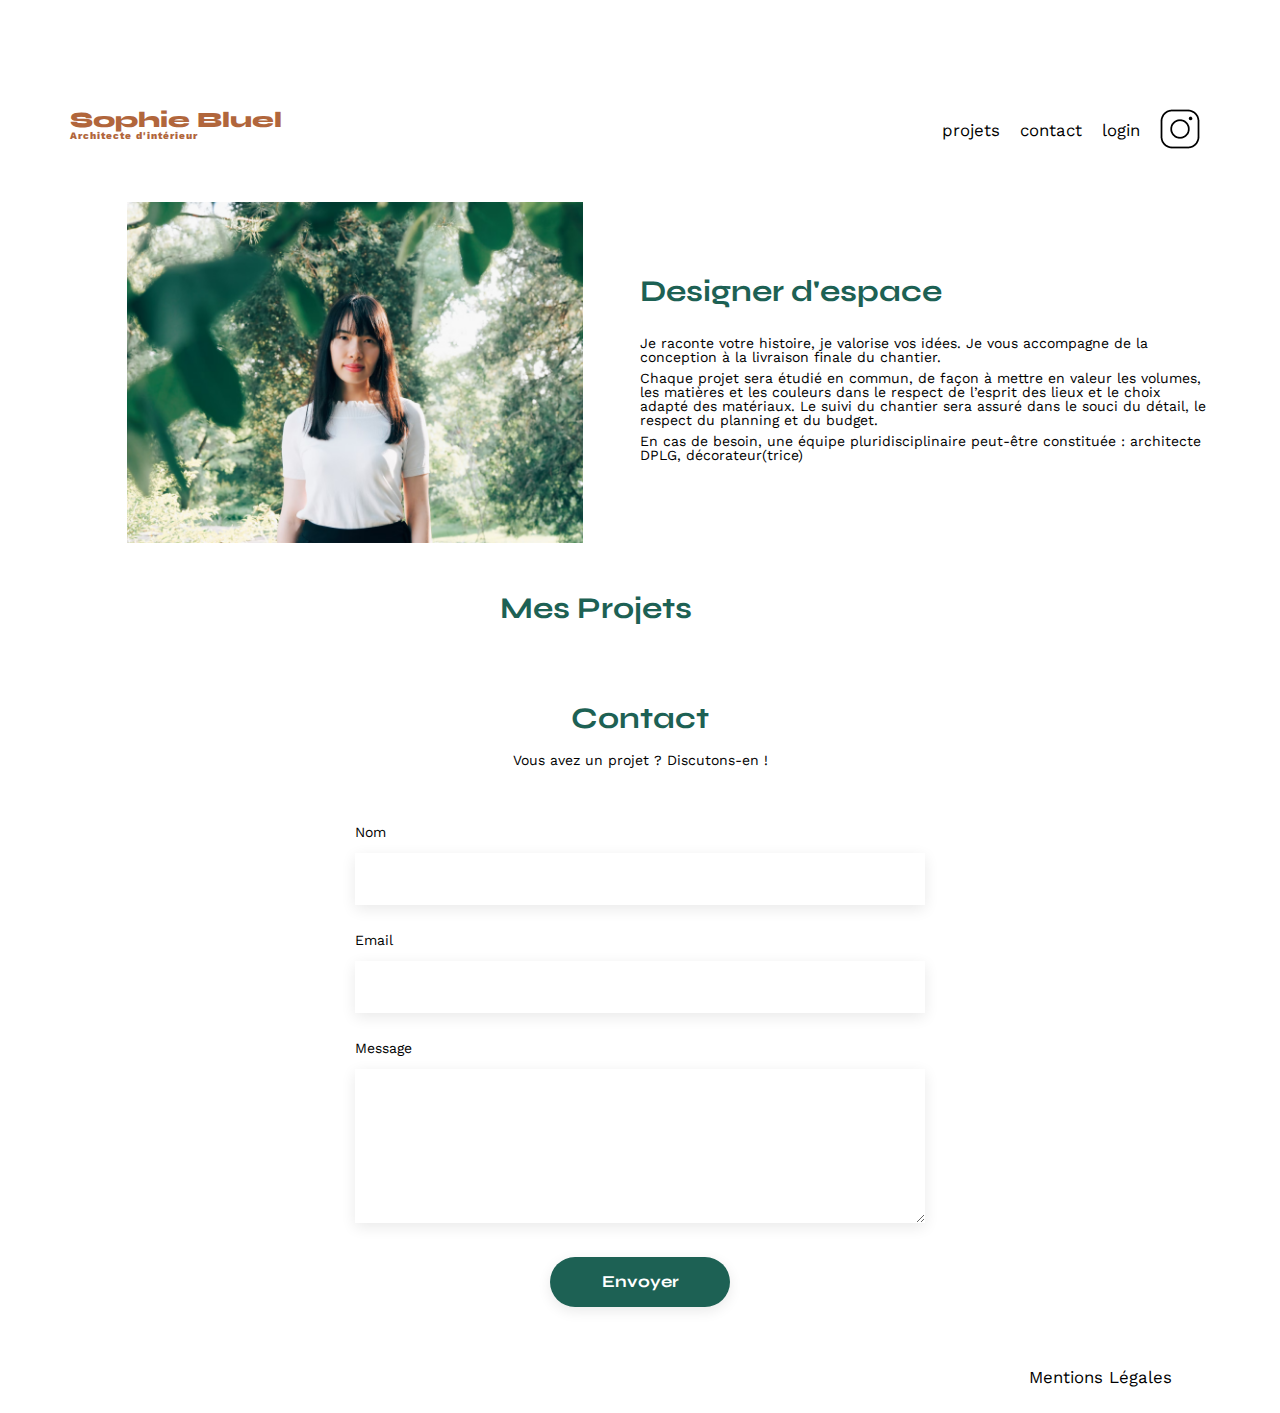
<file: FrontEnd/index.html>
<!DOCTYPE html>
<html lang="fr">
<head>
	<meta charset="UTF-8">
	<title>Sophie Bluel - Architecte d'intérieur</title>
	<meta name="viewport" content="width=device-width, initial-scale=1.0">
	<link rel="preconnect" href="https://fonts.googleapis.com">
	<link rel="preconnect" href="https://fonts.gstatic.com" crossorigin>
	<link href="https://fonts.googleapis.com/css2?family=Syne:wght@700;800&family=Work+Sans&display=swap" rel="stylesheet">
	<link rel="stylesheet" href="https://cdnjs.cloudflare.com/ajax/libs/font-awesome/6.2.1/css/all.min.css"
        integrity="sha512-MV7K8+y+gLIBoVD59lQIYicR65iaqukzvf/nwasF0nqhPay5w/9lJmVM2hMDcnK1OnMGCdVK+iQrJ7lzPJQd1w=="
        crossorigin="anonymous" referrerpolicy="no-referrer" />
	<meta name="description" content="">
	<link rel="stylesheet" href="./assets/style.css">
</head>
<body>
	<div id="navEdition">
		<p class="modEdition"><i class="fa-regular fa-pen-to-square"></i> Mode édition</p>
	</div>
<header>
	<h1>Sophie Bluel <span>Architecte d'intérieur</span></h1>
	<nav>
		<ul>
			<li>projets</li>
			<li>contact</li>
			<li><a href="login.html" class="login-link">login</a></li>
			<li><img src="./assets/icons/instagram.png" alt="Instagram"></li>
		</ul>
	</nav>
</header>
<main>
	<section id="introduction">
		<figure>
			<img src="./assets/images/sophie-bluel.png" alt="">
		</figure>
		<article>
			<h2>Designer d'espace</h2>
			<p>Je raconte votre histoire, je valorise vos idées. Je vous accompagne de la conception à la livraison finale du chantier.</p>
			<p>Chaque projet sera étudié en commun, de façon à mettre en valeur les volumes, les matières et les couleurs dans le respect de l’esprit des lieux et le choix adapté des matériaux. Le suivi du chantier sera assuré dans le souci du détail, le respect du planning et du budget.</p>
			<p>En cas de besoin, une équipe pluridisciplinaire peut-être constituée : architecte DPLG, décorateur(trice)</p>
		</article>
	</section>
	<section id="portfolio">
		<h2>Mes Projets <button id="openModalBtn"><i class="fa-regular fa-pen-to-square"></i>&nbsp;Modifier</button></h2>
		<div id="myModal" class="modal">
			<div class="modal-content">
				<span class="close" id="closeModalBtn">&times;</span>
				<h2>Galerie photo</h2>
				<div class="modal-gallery"></div>
				<hr class="modal-hr">
				<button class="modal-addPhoto">Ajouter une photo</button>
			</div>
			<div class="modal-two" style="display: none;">
				<!-- Contenu de la deuxième section -->
				<span class="return-modal-one">
					<i class="fa-solid fa-arrow-left"></i>
				</span>
				<span class="close" id="closeModalTwoBtn">&times;</span>
				<h2 class="modal-title">Ajout photo</h2>
				<form id="modal-two-form" class="modal-two-form">
					<!-- Contenu du deuxième formulaire -->
					<span class="modal-two-imgcontainer">
						<span class="modal-two-icon">
							<i class="fa-regular fa-image"></i>
						</span>
						<label for="addPhoto" class="modal-two-textAddPhoto">+ Ajouter photo</label>
						<input id="addPhoto" class="modal-two-addphoto" type="file" accept="image/jpg, image/png">
						<span class="modal-two-desc">jpg, png : 4mo max</span>
					</span>
					<label for="photoTitle" class="modal-two-pictureinput">Titre</label>
					<input id="photoTitle" type="text">
					<label for="photoCategories">Catégorie</label>
					<select id="photoCategories">
						<!-- Catégories ajoutées dynamiquement -->
					</select>
					<span id="errorForm"></span>
					<hr class="modal-hr">
					<input id="validateProject" class="modal-two-validationbutton" type="submit" value="Valider">
					<div id="error-message" class="error-message"></div>

				</form>
			</div>
		</div>
		</div>
		<div class="gallery" id="gallery-container"></div>
	</section>
	<section id="contact">
		<h2>Contact</h2>
		<p>Vous avez un projet ? Discutons-en !</p>
		<form action="#" method="post">
			<label for="name">Nom</label>
			<input type="text" name="name" id="name">
			<label for="email">Email</label>
			<input type="email" name="email" id="email">
			<label for="message">Message</label>
			<textarea name="message" id="message" cols="30" rows="10"></textarea>
			<input type="submit" value="Envoyer">
		</form>
	</section>
</main>

<footer>
	<nav>
		<ul>
			<li>Mentions Légales</li>
		</ul>
	</nav>
</footer>
<script src="./assets/Javascript/index.js"></script>
<script src="./assets/Javascript/connection.js"></script>
<script src="./assets/Javascript/modale.js"></script>
</body>
</html>
</file>
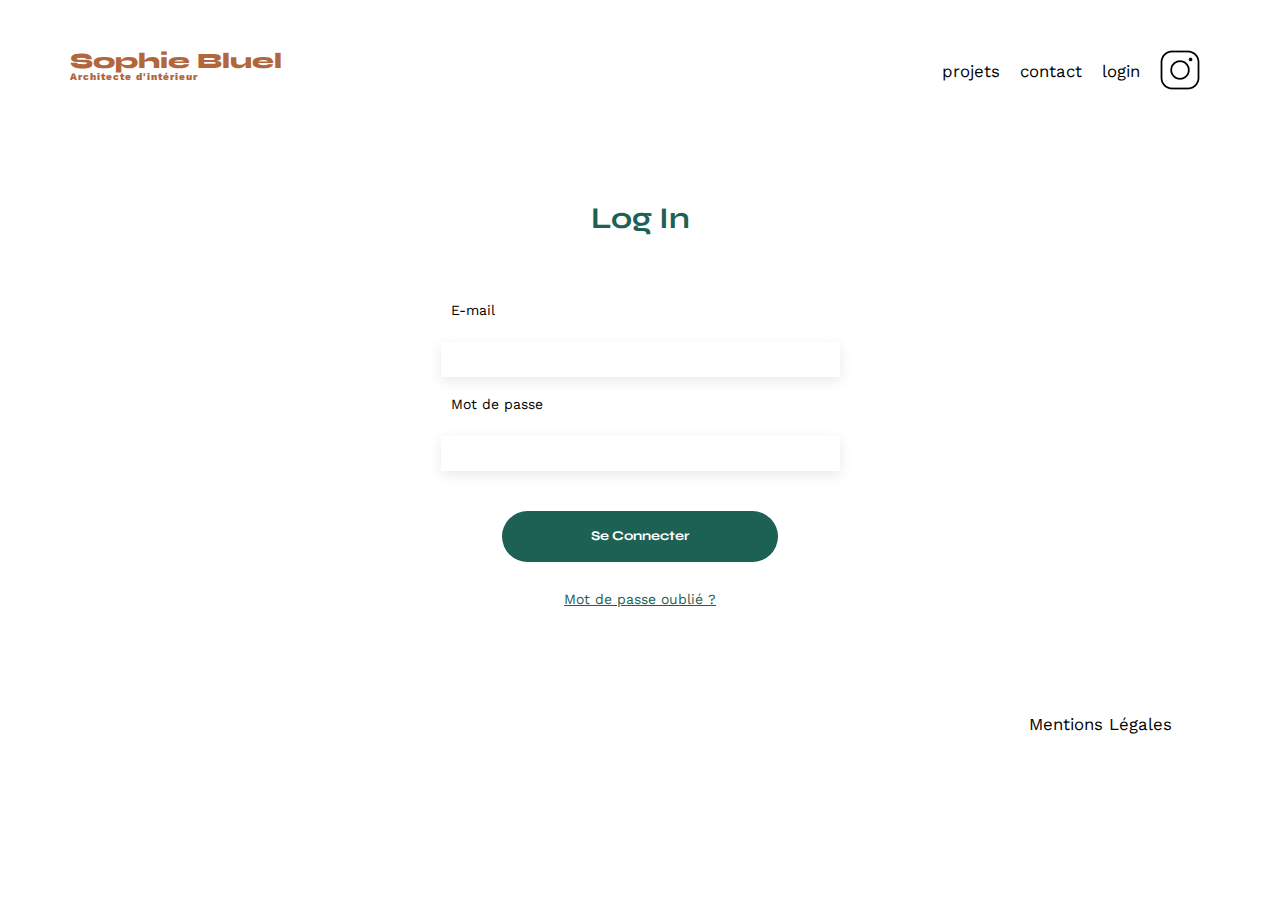
<file: FrontEnd/login.html>
<!DOCTYPE html>
<html lang="fr">
<head>
    <meta charset="UTF-8">
	<title>Sophie Bluel - Architecte d'intérieur</title>
	<meta name="viewport" content="width=device-width, initial-scale=1.0">
	<link rel="preconnect" href="https://fonts.googleapis.com">
	<link rel="preconnect" href="https://fonts.gstatic.com" crossorigin>
	<link href="https://fonts.googleapis.com/css2?family=Syne:wght@700;800&family=Work+Sans&display=swap" rel="stylesheet">
	<meta name="description" content="">
	<link rel="stylesheet" href="./assets/style.css">
</head>
<body>
    <header>
        <h1>Sophie Bluel <span>Architecte d'intérieur</span></h1>
        <nav>
            <ul>
                <li>projets</li>
                <li>contact</li>
                <li><a href="login.html" class="login-link">login</a></li>
                <li><img src="./assets/icons/instagram.png" alt="Instagram"></li>
            </ul>
        </nav>
    </header>
  <section id="login">
    <div class="login-container">
      <h2>Log In</h2>
      <form id="loginForm">
        <label for="username">E-mail</label>
        <input type="text" id="username" name="username" required>

        <label for="password">Mot de passe</label>
        <input type="password" id="password" name="password" required>
        <div class="error-notification"></div>
        <button type="submit">Se Connecter</button>
      </form>
      <p><a href="mot-de-passe-oublie.html">Mot de passe oublié ?</a></p>

    </div>
  </section>
  <footer>
	<nav>
		<ul>
			<li>Mentions Légales</li>
		</ul>
	</nav>
</footer>
  <script src="./assets/Javascript/login.js"></script>
</body>
</html>
</file>
<file: FrontEnd/assets/style.css>
/* http://meyerweb.com/eric/tools/css/reset/
   v2.0 | 20110126
   License: none (public domain)
*/

html, body, div, span, applet, object, iframe,
h1, h2, h3, h4, h5, h6, p, blockquote, pre,
a, abbr, acronym, address, big, cite, code,
del, dfn, em, img, ins, kbd, q, s, samp,
small, strike, strong, sub, sup, tt, var,
b, u, i, center,
dl, dt, dd, ol, ul, li,
fieldset, form, label, legend,
table, caption, tbody, tfoot, thead, tr, th, td,
article, aside, canvas, details, embed,
figure, figcaption, footer, header, hgroup,
menu, nav, output, ruby, section, summary,
time, mark, audio, video {
	margin: 0;
	padding: 0;
	border: 0;
	font-size: 100%;
	font: inherit;
	vertical-align: baseline;
}
/* HTML5 display-role reset for older browsers */
article, aside, details, figcaption, figure,
footer, header, hgroup, menu, nav, section {
	display: block;
}
body {
	line-height: 1;
}
ol, ul {
	list-style: none;
}
blockquote, q {
	quotes: none;
}
blockquote:before, blockquote:after,
q:before, q:after {
	content: '';
	content: none;
}
table {
	border-collapse: collapse;
	border-spacing: 0;
}
/** end reset css**/
body {
	max-width: 1140px;
	margin:auto;
	font-family: 'Work Sans' ;
	font-size: 14px;
}
header {
	display: flex;
	justify-content: space-between;
	margin: 50px 0
}
section {
	margin: 50px 0
}

h1{
	display: flex;
	flex-direction: column;
	font-family: 'Syne';
	font-size: 22px;
	font-weight: 800;
	color: #B1663C
}

h1 > span {
	font-family: 'Work Sans';
	font-size:10px;
	letter-spacing: 0.1em;
;
}

h2{
	font-family: 'Syne';
	font-weight: 700;
	font-size: 30px;
	color: #1D6154
}
nav ul {
	display: flex;
	align-items: center;
	list-style-type: none;

}
nav li {
	padding: 0 10px;
	font-size: 1.2em;
}

li:hover {
	color: #B1663C;
}
#introduction {
	display: flex;
	align-items: center;
}
#introduction figure {
	flex: 1
}
#introduction img {
	display: block;
	margin: auto;
	width: 80%;
}

#introduction article {
	flex: 1
}
#introduction h2 {
	margin-bottom: 1em;
}

#introduction p {
	margin-bottom: 0.5em;
}
#portfolio h2 {
	text-align: center;
	margin-bottom: 1em;
}
.gallery {
	width: 100%;
	display: grid;
	grid-template-columns: 1fr 1fr 1fr;
	grid-column-gap: 20px;
	grid-row-gap: 20px;
}

.gallery img {
	width: 100%;

}
#contact {
	width: 50%;
margin: auto;
}
#contact > * {
	text-align: center;

}
#contact h2{
	margin-bottom: 20px;
}
#contact form {
	text-align: left;
	margin-top:30px;
	display: flex;
	flex-direction: column;
}

#contact input {
	height: 50px;
	font-size: 1.2em;
	border: none;
	box-shadow: 0px 4px 14px rgba(0, 0, 0, 0.09);
}
#contact label {
	margin: 2em 0 1em 0;
}
#contact textarea {
	border: none;
	box-shadow: 0px 4px 14px rgba(0, 0, 0, 0.09);
}

input[type="submit"]{
	font-family: 'Syne';
	font-weight: 700;
	color: white;
	background-color: #1D6154;
	margin : 2em auto ;
	width: 180px;
	text-align: center;
	border-radius: 60px ;
}

.filter-button {
	font-family: 'Syne';
	font-weight: 700;
	color: #1D6154;
	background-color: white;
	border-color: #1D6154;
	margin: 0 10px;
	padding: 8px;
	width: auto;
	height: auto;
	text-align: center;
	border-radius: 60px;
	cursor: pointer;
  }
  
  .filter-button:hover {
	background-color: #1D6154;
	color: white;
  }
  
  #filters-container {
	display: flex;
	justify-content: center;
	align-items: center;
	margin: 20px;
  }

footer nav ul {
	display: flex;
	justify-content: flex-end;
	margin: 2em
}



#loginForm {
	display: flex;
	flex-direction: column;
	align-items: center; 
	margin-bottom: 30px;
  }
 
  label {
	text-align: left;
	width: 379px; 
	margin-bottom: 5px; 
  }

  #username,
  #password {
	background-color: #FFFFFF;
	box-shadow: 0px 4px 14px 0px #00000017;
	width: 379px;
	margin: 20px;
	border: none;
	padding: 10px;
  }
  
  .login-container button {
	width: 30%;
	height: 51px;
	background-color: #1D6154;
	color: white;
	font-family: 'Syne';
	font-weight: 700;
	border: none;
	border-radius: 60px;
	cursor: pointer;
  }
  
  .login-container{
	margin: 110px;
  }
 
  .login-container p {
	margin-top: 10px;
	text-align: center;
  }
  
  .login-container p a {
	color: #1D6154;
	text-decoration: underline;
  }
  
  .login-container p a:hover {
	color: #B1663C;
  }
  
  .login-container h2 {
	text-align: center;
	margin-bottom: 70px;
  }

.login-link {
	all: unset;
}

.error-notification {
    margin: 10px; 
	color: red;
}

.modal {
    display: none;
    position: fixed;
    top: 0;
    left: 0;
    width: 100%;
    height: 100%;
    background-color: rgba(0, 0, 0, 0.5);
	z-index: 1000;
}

.modal-content {
    position: absolute;
    top: 50%;
    left: 50%;
    transform: translate(-50%, -50%);
    padding: 20px;
    background-color: #fff;
    text-align: center;
	border-radius: 10px;
}

.close {
    position: absolute;
    top: 10px;
    right: 10px;
    font-size: 20px;
    cursor: pointer;
}

#openModalBtn {
    all: unset;
	font-family: 'Work Sans';
	color: black;
	font-size: 14px;
	font-weight: 400;
	margin-left: 20px;
}


.thumbnail-container {
    position: relative;
    display: inline-block;
}

.thumbnail {
    display: block;
    width: 100%;
    height: auto;
}

.delete-button {
    position: absolute;
    top: 3px;
    right: 3px;
    background: black; 
    border: none;
    cursor: pointer;
    color: white; 
    padding: 5px;
	border-radius: 2px;
}




.modal-gallery {
    display: flex;
    flex-wrap: wrap;
    justify-content: space-between;
	margin: 10%;
}


.modal-gallery > div {
    flex-basis: calc(20% - 10px); 
}

.modal-addPhoto {
	font-family: 'Syne';
	font-weight: 700;
	color: white;
	background-color: #1D6154;
	margin : 2em auto ;
	width: 180px;
	text-align: center;
	border-radius: 60px ;
	padding: 10px;
	cursor: pointer;
}

.modal-hr {
	width: 420px;
	height: 0px;
	border: 1px solid #B3B3B3;
	left: 510px;
	top: 1229px;
}

.modal-two {
    display: none;
    position: absolute;
    top: 50%;
    left: 50%;
    transform: translate(-50%, -50%);
    padding: 20px;
    background-color: #fff;
    text-align: center;
}

.modal-two .close {
    position: absolute;
    top: 10px;
    right: 10px;
    font-size: 20px;
    cursor: pointer;
}

.modal-two .return-modal-one {
    position: absolute;
    top: 10px;
    left: 10px; 
    font-size: 20px;
    cursor: pointer;
}

.modal-two-imgcontainer {
	align-items: center;
	background-color: #E8F1F6;
    display: flex;
	flex-direction: column;
    border-radius: 3px;
    padding: 10px; 
    box-sizing: border-box; 
	height: 170px;
}

.modal-two-form input[type="file"] {
	display: none;
}

.modal-two-icon {
	color: #B9C5CC;
	font-size: 80px;
}

.modal-two-textAddPhoto {
	color: #306685;
	font-family: 'Work Sans';
	font-weight: 500;
	font-size: 14px;
	line-height: 16px;
	cursor: pointer;
	background: #CBD6DC;
	border: none;
	border-radius: 50px;
	max-height: 36px;
	max-width: 173px;
	padding: 10px 23px;
	text-align: center;
}

.modal-two-desc {
	color: #444444;
	font-family: 'Work Sans';
	font-weight: 400;
	font-size: 10px;
	margin-bottom: 19px;
}

.modal-two-form {
	display: flex;
	flex-direction: column;
	gap: 10px;
	justify-content: center;
	max-width: 420px;
	width: 95%;
}
.modal-two-form input {	
	height: 51px;
	font-size: 1.2em;
	border: none;
	box-shadow: 0px 4px 14px rgba(0, 0, 0, 0.09);
}
.modal-two-form select {
	background: white;
	border: none;
	box-shadow: 0px 4px 14px rgba(0, 0, 0, 0.09);
	color: #6C6C6C;
	height: 51px;
}


.modal-two-imgcontainer {
    overflow: hidden;
}

.modal-two-imgcontainer img {
    max-width: 100%;
    max-height: 100%;
    display: block;
    margin: auto;
}

.modal-two-form input[type="submit"]{
	cursor: pointer;
	font-family: 'Syne';
	font-weight: 700;
	color: white;
	background: #A7A7A7;
	width: 237px;
	height: 36px;
	text-align: center;
	border-radius: 60px ;
}

#validateProject {
    background-color:#1D6154;
    cursor: pointer;
}

#navEdition {
	align-items: center;
	background: black;
	gap: 21px;
	height: 59px;
	justify-content: center;
}

.modEdition {
	color: white;
	display: flex;
	padding: 20px;
	justify-content: center;
}

.modEdition .fa-regular {
	margin-right: 16px;
}


.error-message {
  color: red;
  margin-top: 10px;
}
</file>
